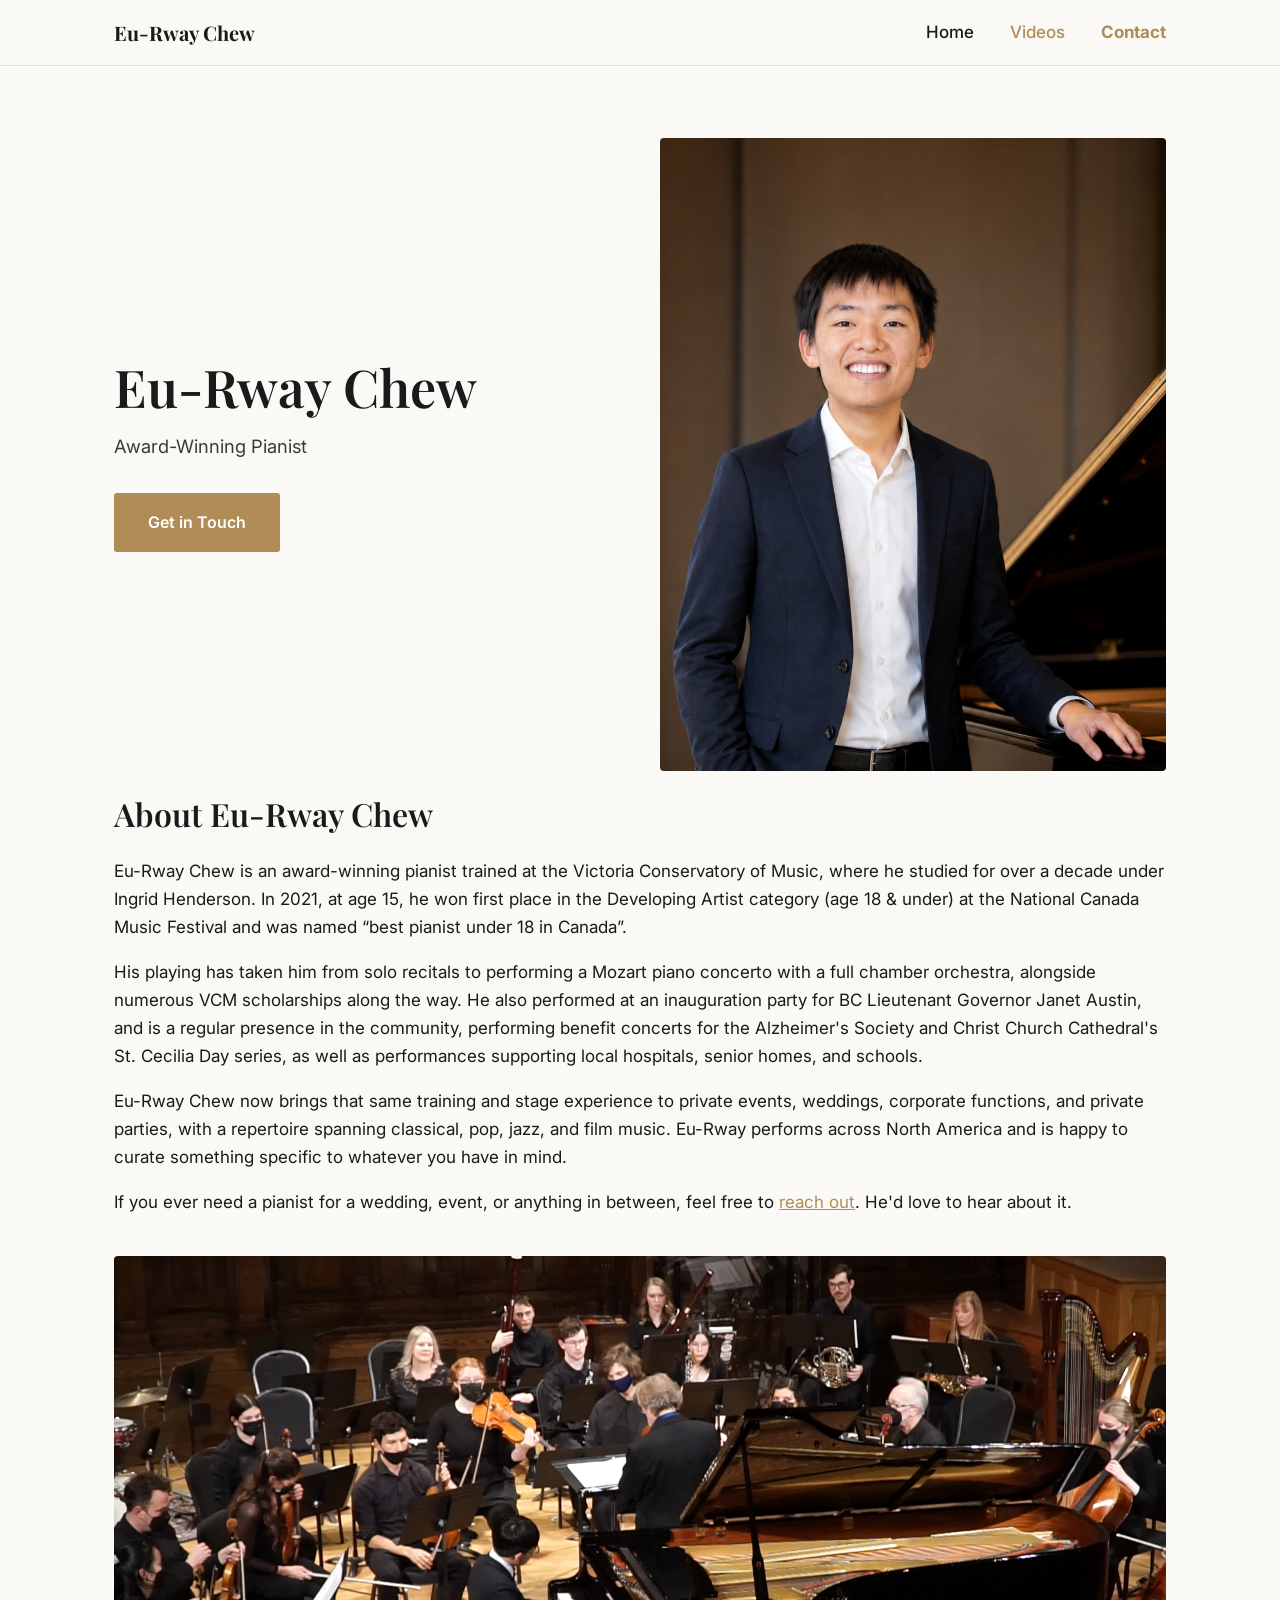
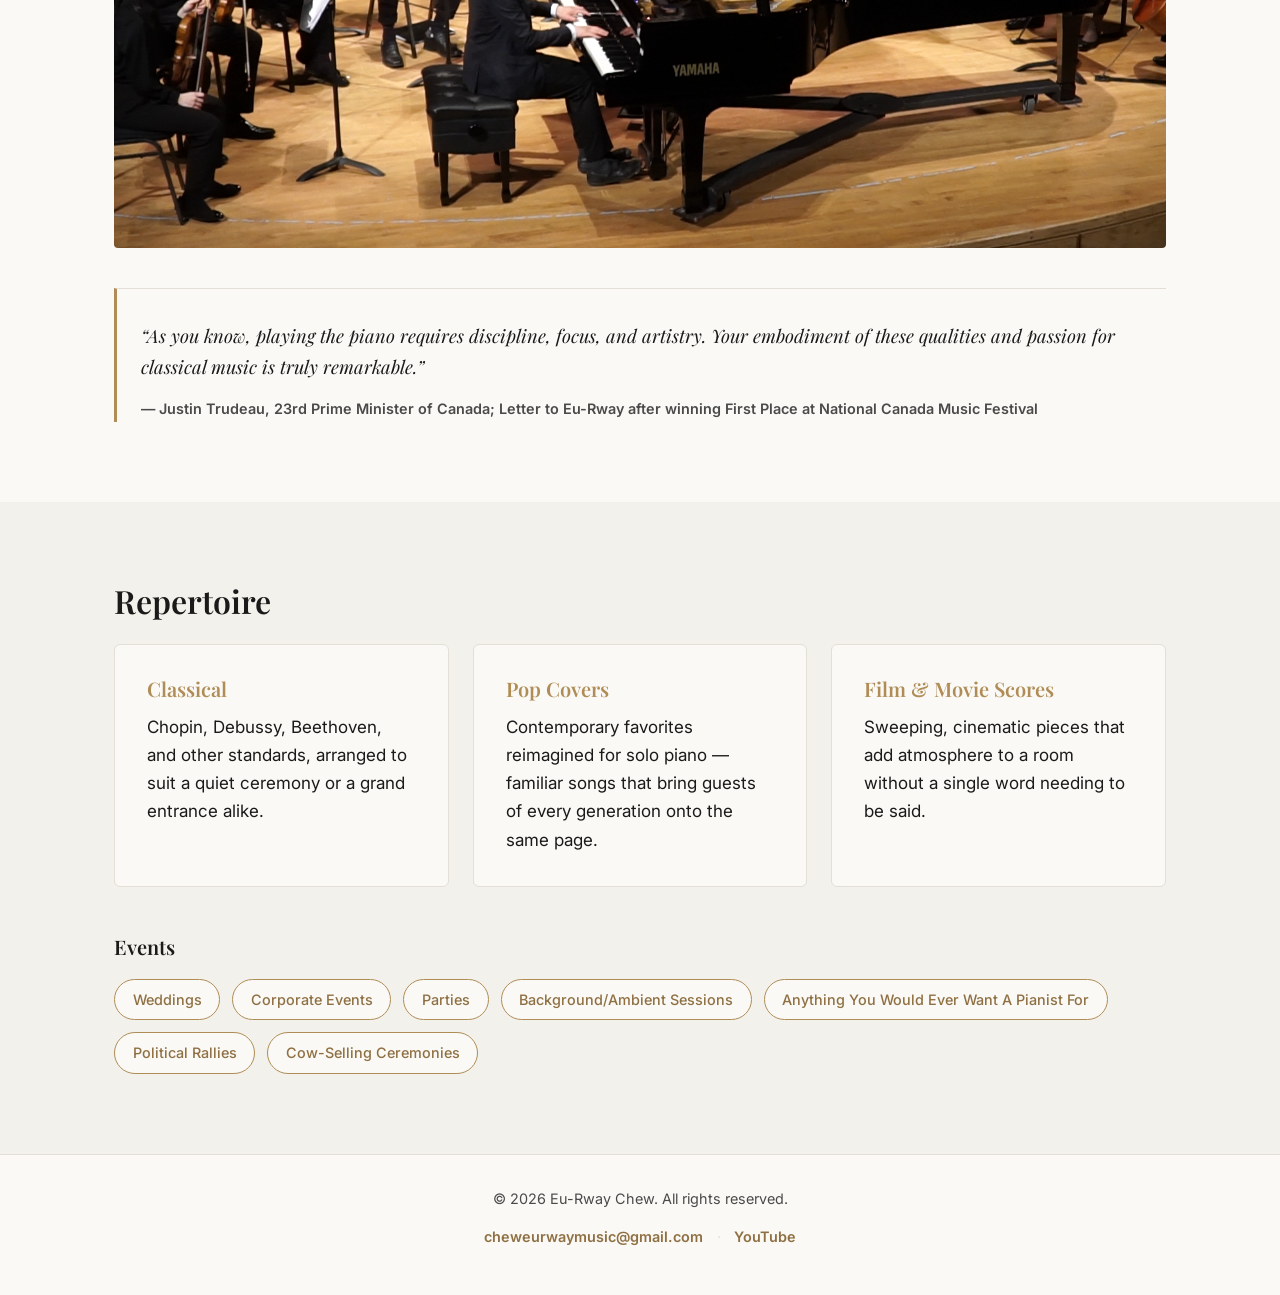
<file: index.html>
<!DOCTYPE html>
<html lang="en">
<head>
<meta charset="UTF-8">
<meta name="viewport" content="width=device-width, initial-scale=1.0">
<title>Eu-Rway Chew | Pianist</title>
<meta name="description" content="Eu-Rway Chew is a pianist for weddings and events, performing classical, pop, and film music.">

<!-- Google Fonts: Playfair Display (headings) + Inter (body) -->
<link rel="preconnect" href="https://fonts.googleapis.com">
<link rel="preconnect" href="https://fonts.gstatic.com" crossorigin>
<link href="https://fonts.googleapis.com/css2?family=Playfair+Display:wght@500;600;700&family=Inter:wght@400;500;600;700&display=swap" rel="stylesheet">

<link rel="stylesheet" href="styles.css">
</head>
<body>

<header class="site-header">
  <div class="nav-container">
    <a href="index.html" class="nav-logo">Eu-Rway Chew</a>

    <button class="nav-toggle" id="nav-toggle" aria-label="Toggle navigation menu" aria-expanded="false" aria-controls="nav-menu">
      <span class="hamburger-line"></span>
      <span class="hamburger-line"></span>
      <span class="hamburger-line"></span>
    </button>

    <nav aria-label="Primary">
      <ul class="nav-menu" id="nav-menu">
        <li><a href="index.html" aria-current="page">Home</a></li>
        <li><a href="media.html">Videos</a></li>
        <li><a href="contact.html" class="nav-cta">Contact</a></li>
      </ul>
    </nav>
  </div>
</header>

<main>

  <!-- ===== HERO SECTION ===== -->
  <section id="hero" class="hero">
    <div class="hero-text">
      <h1>Eu-Rway Chew</h1>
      <p class="tagline">Award-Winning Pianist</p>
      <a href="contact.html" class="btn btn-primary">Get in Touch</a>
    </div>
    <div class="hero-image">
      <img class="hero-photo" src="images/hero-performance.png" alt="Eu-Rway Chew performing piano">
    </div>
  </section>

  <!-- ===== ABOUT / BIO SECTION ===== -->
  <section id="about" class="about">
    <div class="container">
      <h2>About Eu-Rway Chew</h2>
      <p>
        Eu-Rway Chew is an award-winning pianist trained at the Victoria
        Conservatory of Music, where he studied for over a decade under
        Ingrid Henderson. In 2021, at age 15, he won first place in the Developing
        Artist category (age 18 &amp; under) at the National Canada Music
        Festival and was named &ldquo;best pianist under 18 in Canada&rdquo;.
      </p>
      <p>
        His playing has taken him from solo recitals to performing a Mozart piano concerto with a full 
        chamber orchestra, alongside numerous VCM scholarships along the way. He also performed at an  
        inauguration party for BC Lieutenant Governor Janet Austin, and is a regular presence in the 
        community, performing benefit concerts for the Alzheimer's Society and Christ Church Cathedral's 
        St. Cecilia Day series, as well as performances supporting local hospitals, senior homes, and schools.
      </p>
      <p>
        Eu-Rway Chew now brings that same training and stage experience to private events, weddings, corporate functions, 
        and private parties, with a repertoire spanning classical, pop, jazz, and film music. Eu-Rway performs across North America and 
         is happy to curate something specific to whatever you have in mind.
      </p>
      <p>
        If you ever need a pianist for a wedding, event, or anything in
        between, feel free to <a href="contact.html">reach out</a>. He'd
        love to hear about it.
      </p>

      <img class="about-photo" src="images/orchestra-performance.png" alt="Eu-Rway Chew performing a piano concerto with a full chamber orchestra">

      <blockquote class="about-quote">
        <p>&ldquo;As you know, playing the piano requires discipline, focus, and
           artistry. Your embodiment of these qualities and passion
           for classical music is truly remarkable.&rdquo;</p>
        <cite>&mdash; Justin Trudeau, 23rd Prime Minister of Canada; Letter to Eu-Rway after winning First Place at National Canada Music Festival</cite>
      </blockquote>
    </div>
  </section>

  <!-- ===== WHAT I PLAY SECTION ===== -->
  <section id="repertoire" class="repertoire">
    <div class="container">
      <h2>Repertoire</h2>

      <div class="repertoire-grid">
        <div class="repertoire-card">
          <h3>Classical</h3>
          <p>Chopin, Debussy, Beethoven, and other standards, arranged to suit a
             quiet ceremony or a grand entrance alike.</p>
        </div>
        <div class="repertoire-card">
          <h3>Pop Covers</h3>
          <p>Contemporary favorites reimagined for solo piano — familiar songs
             that bring guests of every generation onto the same page.</p>
        </div>
        <div class="repertoire-card">
          <h3>Film &amp; Movie Scores</h3>
          <p>Sweeping, cinematic pieces that add atmosphere to a room without
             a single word needing to be said.</p>
        </div>
      </div>

      <h3 class="events-heading">Events</h3>
      <div class="events-row">
        <span class="event-tag">Weddings</span>
        <span class="event-tag">Corporate Events</span>
        <span class="event-tag">Parties</span>
        <span class="event-tag">Background/Ambient Sessions</span>
        <span class="event-tag">Anything You Would Ever Want A Pianist For</span>
        <span class="event-tag">Political Rallies</span>
        <span class="event-tag">Cow-Selling Ceremonies</span>
      </div>
    </div>
  </section>

  

</main>

<footer class="site-footer">
  <p>&copy; 2026 Eu-Rway Chew. All rights reserved.</p>
  <p class="footer-links">
    <a href="mailto:cheweurwaymusic@gmail.com">cheweurwaymusic@gmail.com</a>
    <span class="footer-links-divider" aria-hidden="true">&middot;</span>
    <a href="https://www.youtube.com/@eu-rwaychew5063" target="_blank" rel="noopener">YouTube</a>
  </p>
</footer>

<script src="script.js"></script>
</body>
</html>
</file>
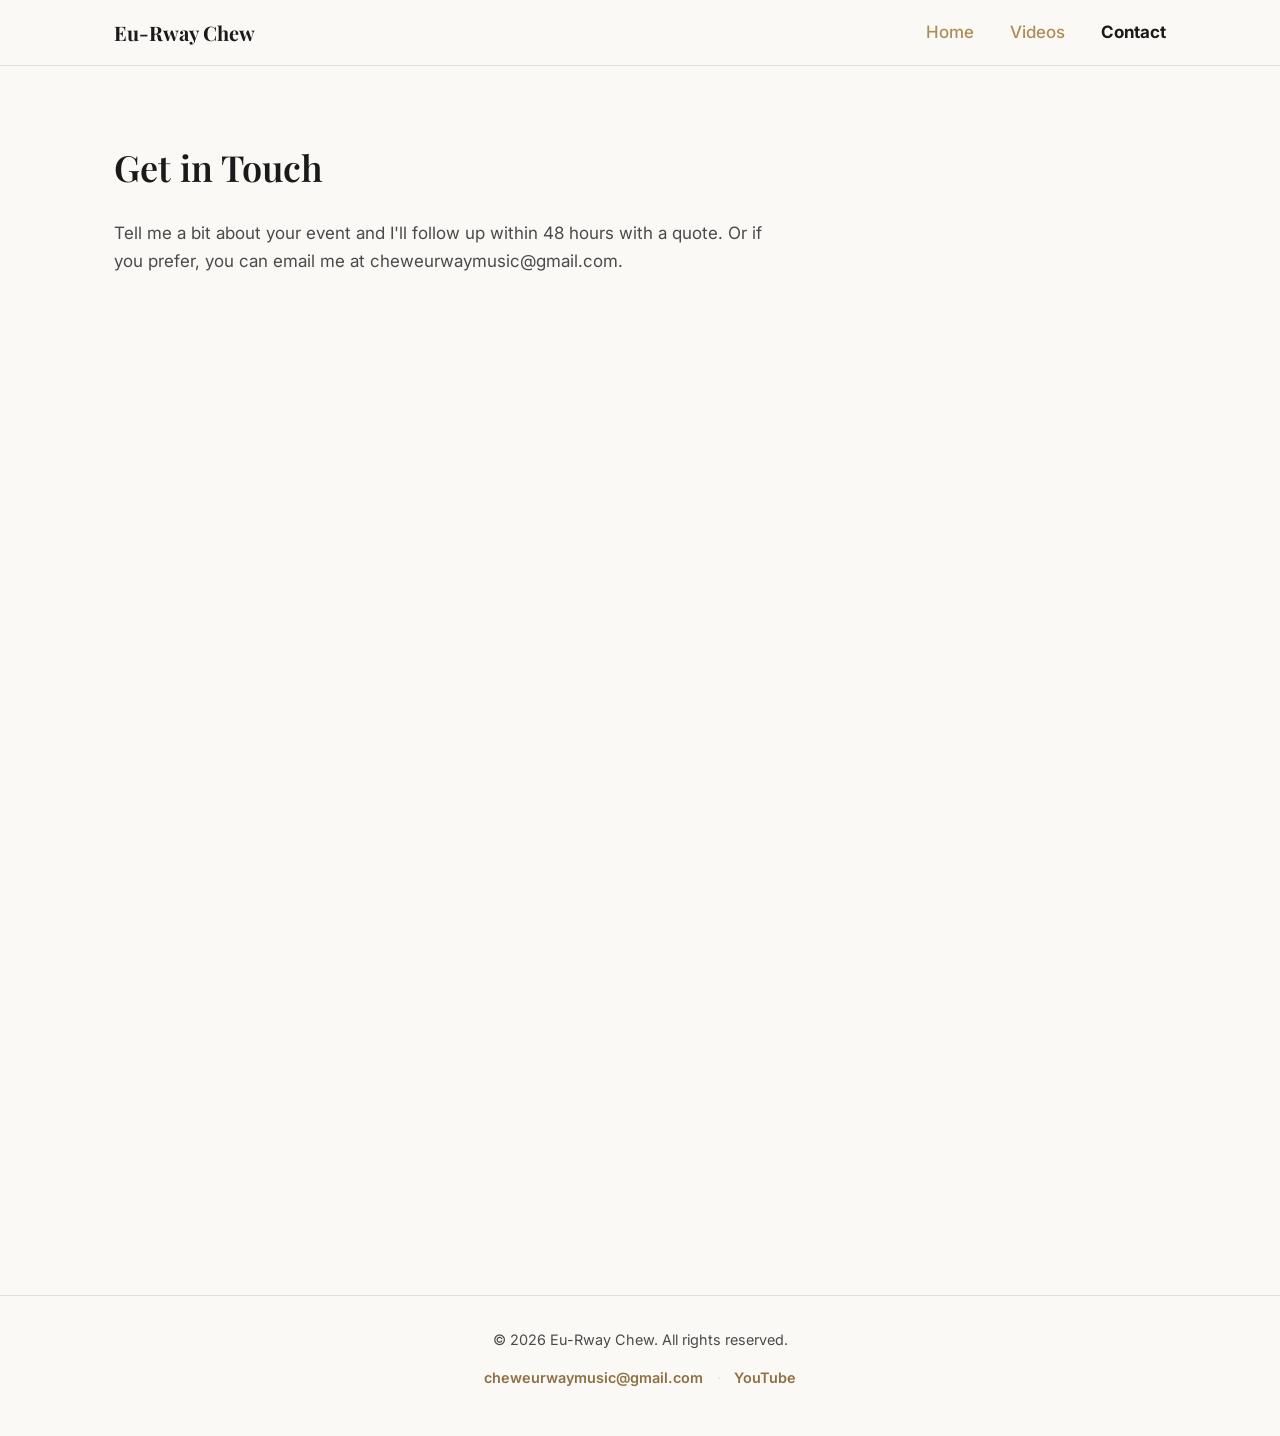
<file: contact.html>
<!DOCTYPE html>
<html lang="en">
<head>
<meta charset="UTF-8">
<meta name="viewport" content="width=device-width, initial-scale=1.0">
<title>Contact | Eu-Rway Chew</title>
<meta name="description" content="Get in touch with Eu-Rway Chew to book piano performances for weddings and events.">

<!-- Google Fonts: Playfair Display (headings) + Inter (body) -->
<link rel="preconnect" href="https://fonts.googleapis.com">
<link rel="preconnect" href="https://fonts.gstatic.com" crossorigin>
<link href="https://fonts.googleapis.com/css2?family=Playfair+Display:wght@500;600;700&family=Inter:wght@400;500;600;700&display=swap" rel="stylesheet">

<link rel="stylesheet" href="styles.css">
</head>
<body>

<header class="site-header">
  <div class="nav-container">
    <a href="index.html" class="nav-logo">Eu-Rway Chew</a>

    <button class="nav-toggle" id="nav-toggle" aria-label="Toggle navigation menu" aria-expanded="false" aria-controls="nav-menu">
      <span class="hamburger-line"></span>
      <span class="hamburger-line"></span>
      <span class="hamburger-line"></span>
    </button>

    <nav aria-label="Primary">
      <ul class="nav-menu" id="nav-menu">
        <li><a href="index.html">Home</a></li>
        <li><a href="media.html">Videos</a></li>
        <li><a href="contact.html" class="nav-cta" aria-current="page">Contact</a></li>
      </ul>
    </nav>
  </div>
</header>

<main>

  <!-- ===== CONTACT / BOOKING SECTION ===== -->
  <section class="contact">
    <div class="container">
      <h1>Get in Touch</h1>
      <p class="section-subtext">Tell me a bit about your event and I'll follow up within 48 hours with a quote. Or if you prefer, you can email me at cheweurwaymusic@gmail.com.</p>

      <div class="contact-form-embed">
        <iframe src="https://docs.google.com/forms/d/e/1FAIpQLSewwBB4kfctcnnxX3XWwnB7w0BAqNA_WbO_xGYrIzWOxUTkQw/viewform?embedded=true" width="576" height="900" frameborder="0" marginheight="0" marginwidth="0">Loading&hellip;</iframe>
      </div>
    </div>
  </section>

</main>

<footer class="site-footer">
  <p>&copy; 2026 Eu-Rway Chew. All rights reserved.</p>
  <p class="footer-links">
    <a href="mailto:cheweurwaymusic@gmail.com">cheweurwaymusic@gmail.com</a>
    <span class="footer-links-divider" aria-hidden="true">&middot;</span>
    <a href="https://www.youtube.com/@eu-rwaychew5063" target="_blank" rel="noopener">YouTube</a>
  </p>
</footer>

<script src="script.js"></script>
</body>
</html>
</file>
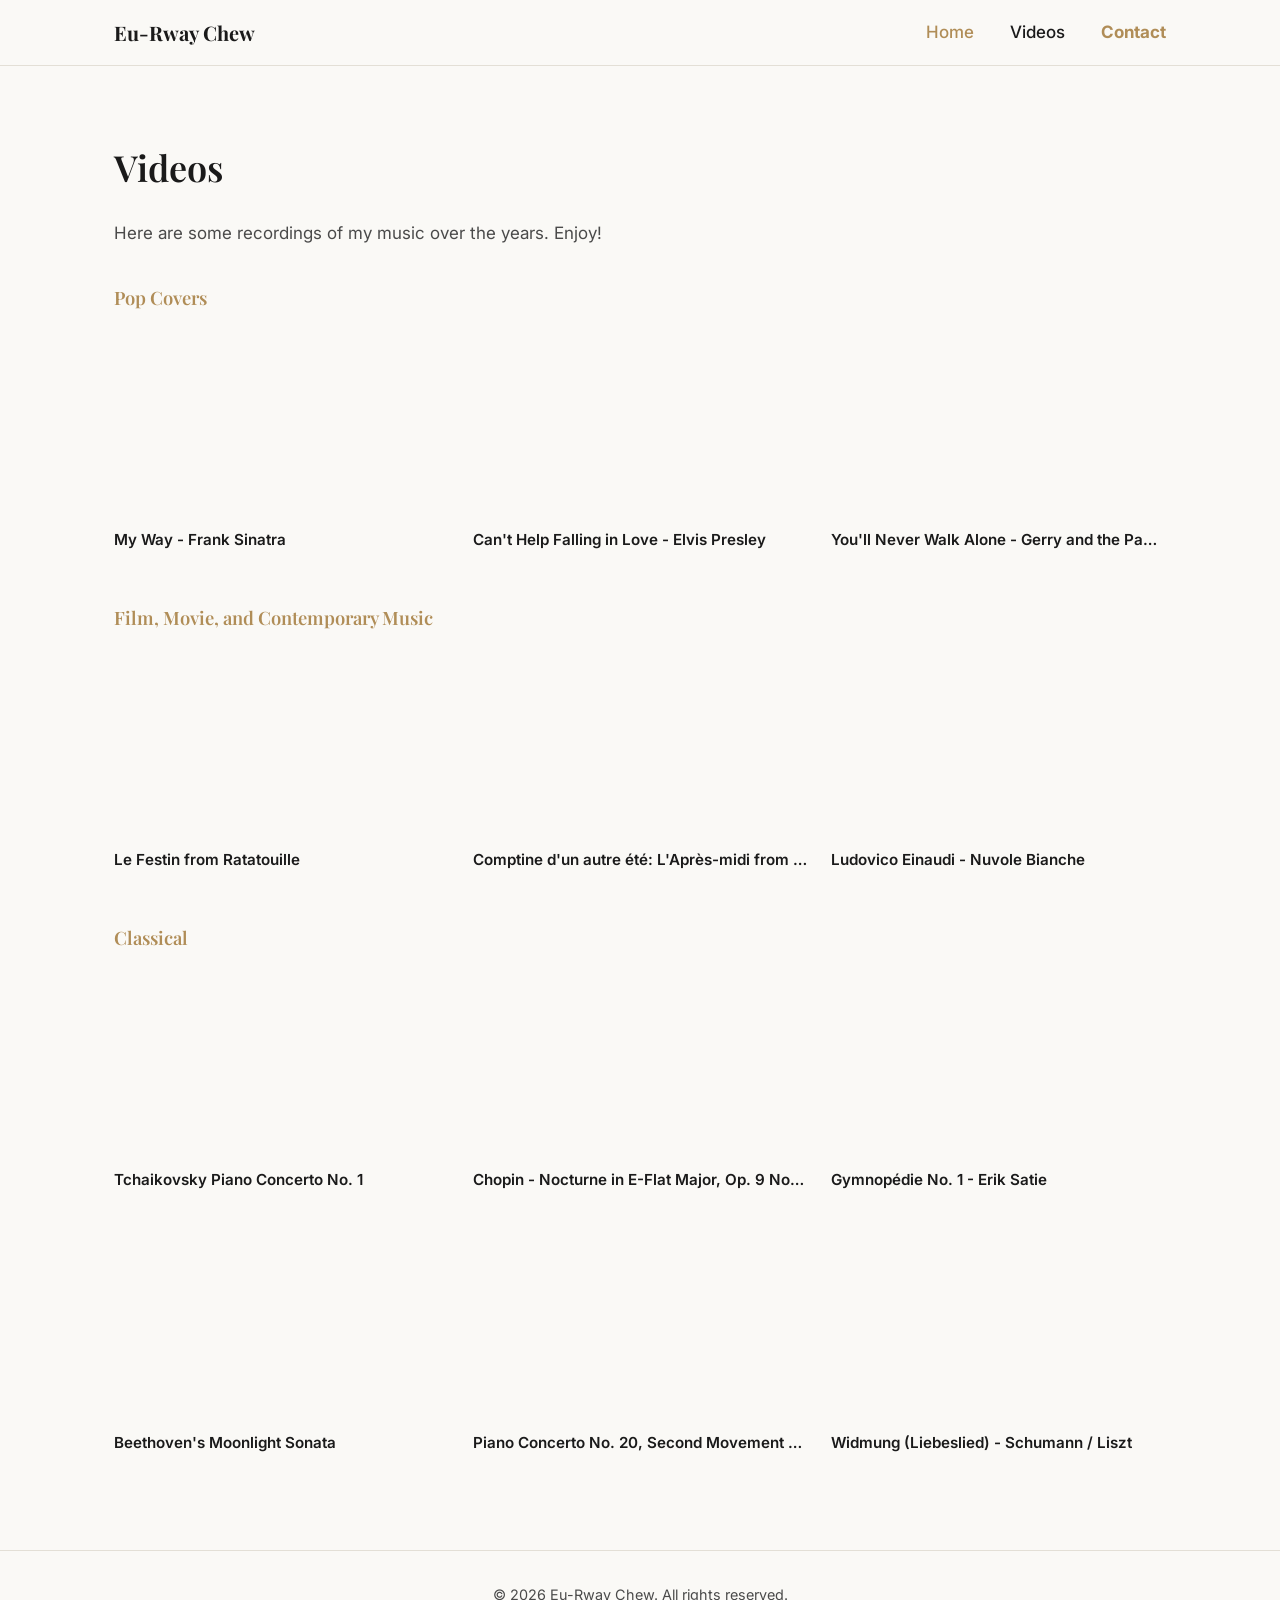
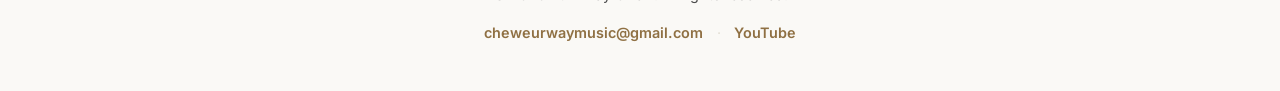
<file: media.html>
<!DOCTYPE html>
<html lang="en">
<head>
<meta charset="UTF-8">
<meta name="viewport" content="width=device-width, initial-scale=1.0">
<title>Videos | Eu-Rway Chew</title>
<meta name="description" content="Photos and videos of Eu-Rway Chew performing piano at weddings and events.">

<!-- Google Fonts: Playfair Display (headings) + Inter (body) -->
<link rel="preconnect" href="https://fonts.googleapis.com">
<link rel="preconnect" href="https://fonts.gstatic.com" crossorigin>
<link href="https://fonts.googleapis.com/css2?family=Playfair+Display:wght@500;600;700&family=Inter:wght@400;500;600;700&display=swap" rel="stylesheet">

<link rel="stylesheet" href="styles.css">
</head>
<body>

<header class="site-header">
  <div class="nav-container">
    <a href="index.html" class="nav-logo">Eu-Rway Chew</a>

    <button class="nav-toggle" id="nav-toggle" aria-label="Toggle navigation menu" aria-expanded="false" aria-controls="nav-menu">
      <span class="hamburger-line"></span>
      <span class="hamburger-line"></span>
      <span class="hamburger-line"></span>
    </button>

    <nav aria-label="Primary">
      <ul class="nav-menu" id="nav-menu">
        <li><a href="index.html">Home</a></li>
        <li><a href="media.html" aria-current="page">Videos</a></li>
        <li><a href="contact.html" class="nav-cta">Contact</a></li>
      </ul>
    </nav>
  </div>
</header>

<main>

  <!-- ===== MEDIA SECTION ===== -->
  <section class="media">
    <div class="container">
      <h1>Videos</h1>
      <p class="section-subtext">Here are some recordings of my music over the years. Enjoy!</p>

      <h3 class="video-category-heading">Pop Covers</h3>
      <div class="video-grid">
        <div class="video-item">
          <div class="video-embed">
            <iframe src="https://www.youtube.com/embed/4g_Cl-D73m8" title="My Way - Frank Sinatra" loading="lazy" allow="accelerometer; autoplay; clipboard-write; encrypted-media; gyroscope; picture-in-picture; web-share" allowfullscreen></iframe>
          </div>
          <p class="video-title" title="My Way - Frank Sinatra">My Way - Frank Sinatra</p>
        </div>
        <div class="video-item">
          <div class="video-embed">
            <iframe src="https://www.youtube.com/embed/kaLEmdFsrtM" title="Can't Help Falling in Love" loading="lazy" allow="accelerometer; autoplay; clipboard-write; encrypted-media; gyroscope; picture-in-picture; web-share" allowfullscreen></iframe>
          </div>
          <p class="video-title" title="Can't Help Falling in Love">Can't Help Falling in Love - Elvis Presley</p>
        </div>
        <div class="video-item">
          <div class="video-embed">
            <iframe src="https://www.youtube.com/embed/M6yD3m3Ccuw" title="You'll Never Walk Alone - Gerry and the Pacemakers" loading="lazy" allow="accelerometer; autoplay; clipboard-write; encrypted-media; gyroscope; picture-in-picture; web-share" allowfullscreen></iframe>
          </div>
          <p class="video-title" title="You'll Never Walk Alone - Gerry and the Pacemakers">You'll Never Walk Alone - Gerry and the Pacemakers</p>
        </div>
      </div>

      <h3 class="video-category-heading">Film, Movie, and Contemporary Music</h3>
      <div class="video-grid">
        <div class="video-item">
          <div class="video-embed">
            <iframe src="https://www.youtube.com/embed/tnLItAVdej0" title="Le Festin from Ratatouille" loading="lazy" allow="accelerometer; autoplay; clipboard-write; encrypted-media; gyroscope; picture-in-picture; web-share" allowfullscreen></iframe>
          </div>
          <p class="video-title" title="Le Festin from Ratatouille">Le Festin from Ratatouille</p>
        </div>
        <div class="video-item">
          <div class="video-embed">
            <iframe src="https://www.youtube.com/embed/In19AdcoU5Q?si=C3VmW2GXWwcX4j3l" title="Comptine d'un autre été: L'Après-midi from Amélie - Yann Tiersen" loading="lazy" allow="accelerometer; autoplay; clipboard-write; encrypted-media; gyroscope; picture-in-picture; web-share" referrerpolicy="strict-origin-when-cross-origin" allowfullscreen></iframe>
          </div>
          <p class="video-title" title="Comptine d'un autre été: L'Après-midi from Amélie - Yann Tiersen">Comptine d'un autre été: L'Après-midi from Amélie - Yann Tiersen</p>
        </div>
        <div class="video-item">
          <div class="video-embed">
            <iframe src="https://www.youtube.com/embed/xQXxouHsN8s" title="Ludovico Einaudi - Nuvole Bianche" loading="lazy" allow="accelerometer; autoplay; clipboard-write; encrypted-media; gyroscope; picture-in-picture; web-share" allowfullscreen></iframe>
          </div>
          <p class="video-title" title="Ludovico Einaudi - Nuvole Bianche">Ludovico Einaudi - Nuvole Bianche</p>
        </div>
      </div>
      <h3 class="video-category-heading">Classical</h3>
      <div class="video-grid">
        <div class="video-item">
          <div class="video-embed">
            <iframe src="https://www.youtube.com/embed/OV2VQTq_uQ8" title="Tchaikovsky Piano Concerto No. 1" loading="lazy" allow="accelerometer; autoplay; clipboard-write; encrypted-media; gyroscope; picture-in-picture; web-share" allowfullscreen></iframe>
          </div>
          <p class="video-title" title="Tchaikovsky Piano Concerto No. 1 (Solo Version)">Tchaikovsky Piano Concerto No. 1</p>
        </div>
        <div class="video-item">
          <div class="video-embed">
            <iframe src="https://www.youtube.com/embed/NOA2gLy999s" title="Chopin - Nocturne in E-Flat Major, Op. 9 No. 2" loading="lazy" allow="accelerometer; autoplay; clipboard-write; encrypted-media; gyroscope; picture-in-picture; web-share" allowfullscreen></iframe>
          </div>
          <p class="video-title" title="Chopin - Nocturne in E-Flat Major, Op. 9 No. 2">Chopin - Nocturne in E-Flat Major, Op. 9 No. 2</p>
        </div>
        <div class="video-item">
          <div class="video-embed">
            <iframe src="https://www.youtube.com/embed/FSnTIhamoBM" title="Gymnopédie No. 1 - Erik Satie" loading="lazy" allow="accelerometer; autoplay; clipboard-write; encrypted-media; gyroscope; picture-in-picture; web-share" allowfullscreen></iframe>
          </div>
          <p class="video-title" title="Gymnopédie No. 1 - Erik Satie">Gymnopédie No. 1 - Erik Satie</p>
        </div>
        <div class="video-item">
          <div class="video-embed">
            <iframe src="https://www.youtube.com/embed/9FlvOkTqdpQ" title="Beethoven's Moonlight Sonata" loading="lazy" allow="accelerometer; autoplay; clipboard-write; encrypted-media; gyroscope; picture-in-picture; web-share" allowfullscreen></iframe>
          </div>
          <p class="video-title" title="Beethoven's Moonlight Sonata">Beethoven's Moonlight Sonata</p>
        </div>
        <div class="video-item">
          <div class="video-embed">
            <iframe src="https://www.youtube.com/embed/NJbnYEuJ1qc" title="Piano Concerto No. 20, Second Movement - Mozart" loading="lazy" allow="accelerometer; autoplay; clipboard-write; encrypted-media; gyroscope; picture-in-picture; web-share" allowfullscreen></iframe>
          </div>
          <p class="video-title" title="Piano Concerto No. 20, Second Movement - Mozart">Piano Concerto No. 20, Second Movement - Mozart</p>
        </div>
        <div class="video-item">
          <div class="video-embed">
            <iframe src="https://www.youtube.com/embed/-rG8KJA5lFk" title="Widmung (Liebeslied) - Schumann / Liszt" loading="lazy" allow="accelerometer; autoplay; clipboard-write; encrypted-media; gyroscope; picture-in-picture; web-share" allowfullscreen></iframe>
          </div>
          <p class="video-title" title="Widmung (Liebeslied) - Schumann / Liszt">Widmung (Liebeslied) - Schumann / Liszt</p>
        </div>
      </div>
    </div>
  </section>

</main>

<footer class="site-footer">
  <p>&copy; 2026 Eu-Rway Chew. All rights reserved.</p>
  <p class="footer-links">
    <a href="mailto:cheweurwaymusic@gmail.com">cheweurwaymusic@gmail.com</a>
    <span class="footer-links-divider" aria-hidden="true">&middot;</span>
    <a href="https://www.youtube.com/@eu-rwaychew5063" target="_blank" rel="noopener">YouTube</a>
  </p>
</footer>

<script src="script.js"></script>
</body>
</html>
</file>
<file: styles.css>
/* =========================================================
   PIANIST PORTFOLIO — STYLESHEET
   Mobile-first. Breakpoints widen at 700px (tablet) and 1000px (desktop).
   ========================================================= */

/* -----------------------------
   1. Variables & Reset
   ----------------------------- */
:root {
  --color-bg: #FAF9F6;
  --color-text: #1A1A1A;
  --color-accent: #B08D57;
  --color-accent-dark: #8f7043;
  --color-border: #E3DFD6;
  --color-placeholder-bg: #E5E5E5;
  --color-placeholder-text: #6B6B6B;

  --font-heading: 'Playfair Display', Georgia, serif;
  --font-body: 'Inter', -apple-system, BlinkMacSystemFont, sans-serif;

  --container-width: 1100px;
  --gutter: 1.5rem;
  --section-spacing: 5rem;
}

* {
  box-sizing: border-box;
}

html {
  scroll-behavior: smooth;
}

body {
  margin: 0;
  background-color: var(--color-bg);
  color: var(--color-text);
  font-family: var(--font-body);
  font-size: 1.0625rem;
  line-height: 1.65;
}

h1, h2, h3 {
  font-family: var(--font-heading);
  font-weight: 600;
  line-height: 1.2;
  margin-top: 0;
}

h2 {
  font-size: 2rem;
  margin-bottom: 1.5rem;
}

h3 {
  font-size: 1.25rem;
}

p {
  margin-top: 0;
}

a {
  color: var(--color-accent);
}

img {
  max-width: 100%;
  display: block;
}

.container {
  width: 100%;
  max-width: var(--container-width);
  margin: 0 auto;
  padding: 0 var(--gutter);
}

/* -----------------------------
   2. Buttons & Shared Elements
   ----------------------------- */
.btn {
  display: inline-block;
  font-family: var(--font-body);
  font-weight: 600;
  font-size: 1rem;
  text-decoration: none;
  padding: 0.9rem 2rem;
  border-radius: 3px;
  border: 2px solid transparent;
  cursor: pointer;
  transition: background-color 0.2s ease, color 0.2s ease, border-color 0.2s ease;
}

.btn-primary {
  background-color: var(--color-accent);
  color: #FFFFFF;
}

.btn-primary:hover,
.btn-primary:focus-visible {
  background-color: var(--color-accent-dark);
}

.section-subtext {
  color: #4A4A4A;
  max-width: 42rem;
  margin-bottom: 2.5rem;
}

/* Generic gray placeholder box for images not yet supplied */
.placeholder-box {
  background-color: var(--color-placeholder-bg);
  color: var(--color-placeholder-text);
  display: flex;
  align-items: center;
  justify-content: center;
  text-align: center;
  font-size: 0.95rem;
  font-weight: 500;
  border: 1px dashed #B8B8B8;
  border-radius: 4px;
  width: 100%;
}

/* -----------------------------
   3. Header & Navigation
   ----------------------------- */
.site-header {
  position: sticky;
  top: 0;
  z-index: 100;
  background-color: var(--color-bg);
  border-bottom: 1px solid var(--color-border);
}

.nav-container {
  max-width: var(--container-width);
  margin: 0 auto;
  padding: 1rem var(--gutter);
  display: flex;
  align-items: center;
  justify-content: space-between;
}

.nav-logo {
  font-family: var(--font-heading);
  font-size: 1.25rem;
  font-weight: 700;
  color: var(--color-text);
  text-decoration: none;
}

/* Hamburger button — mobile only */
.nav-toggle {
  display: flex;
  flex-direction: column;
  justify-content: center;
  align-self: center;
  margin-left: auto;
  gap: 5px;
  width: 32px;
  height: 32px;
  background: none;
  border: none;
  cursor: pointer;
  padding: 0;
  z-index: 110;
}

.hamburger-line {
  display: block;
  width: 100%;
  height: 2px;
  background-color: var(--color-text);
  transition: transform 0.2s ease, opacity 0.2s ease;
}

/* Hamburger animates into an "X" when menu is open */
.nav-toggle[aria-expanded="true"] .hamburger-line:nth-child(1) {
  transform: translateY(7px) rotate(45deg);
}
.nav-toggle[aria-expanded="true"] .hamburger-line:nth-child(2) {
  opacity: 0;
}
.nav-toggle[aria-expanded="true"] .hamburger-line:nth-child(3) {
  transform: translateY(-7px) rotate(-45deg);
}

.nav-menu {
  list-style: none;
  margin: 0;
  padding: 1.5rem var(--gutter);
  position: absolute;
  top: 100%;
  left: 0;
  right: 0;
  background-color: var(--color-bg);
  border-bottom: 1px solid var(--color-border);
  display: flex;
  flex-direction: column;
  gap: 1.25rem;

  /* Hidden by default on mobile */
  opacity: 0;
  visibility: hidden;
  transform: translateY(-8px);
  transition: opacity 0.2s ease, transform 0.2s ease, visibility 0.2s;
}

.nav-menu.is-open {
  opacity: 1;
  visibility: visible;
  transform: translateY(0);
}

.nav-menu a {
  color: var(--color-accent);
  text-decoration: none;
  font-weight: 500;
}

.nav-menu a:hover,
.nav-menu a:focus-visible {
  color: var(--color-accent-dark);
}

.nav-cta {
  font-weight: 700 !important;
}

.nav-menu a[aria-current="page"] {
  color: var(--color-text);
}

/* -----------------------------
   4. Hero Section
   ----------------------------- */
.hero {
  display: flex;
  flex-direction: column;
  gap: 2.5rem;
  max-width: var(--container-width);
  margin: 0 auto;
  padding: 3rem var(--gutter) 0.5rem;
}

.hero-text h1 {
  font-size: 2.5rem;
  margin-bottom: 0.75rem;
}

.hero .tagline {
  font-size: 1.15rem;
  color: #3A3A3A;
  margin-bottom: 2rem;
  max-width: 30rem;
}

.hero-image .placeholder-box--hero {
  aspect-ratio: 4 / 5;
  min-height: 320px;
}

.hero-photo {
  width: 100%;
  aspect-ratio: 4 / 5;
  object-fit: cover;
  border-radius: 4px;
}

/* -----------------------------
   5. About / Bio Section
   ----------------------------- */
.about {
  padding: 0.5rem 0 var(--section-spacing);
}


.about-photo {
  width: 100%;
  aspect-ratio: 16 / 9;
  object-fit: cover;
  object-position: 40% center;
  border-radius: 4px;
  margin-top: 2.5rem;
}

.about-quote {
  margin: 2.5rem 0 0;
  padding: 2rem 0 0 1.5rem;
  border-top: 1px solid var(--color-border);
  border-left: 3px solid var(--color-accent);
}

.about-quote p {
  font-family: var(--font-heading);
  font-size: 1.15rem;
  font-style: italic;
  margin-bottom: 0.75rem;
  max-width: none;
}

.about-quote cite {
  font-style: normal;
  font-weight: 600;
  font-size: 0.9rem;
  color: #4A4A4A;
}

/* -----------------------------
   6. What I Play Section
   ----------------------------- */
.repertoire {
  padding: var(--section-spacing) 0;
  background-color: #F3F1EB;
}

.repertoire-grid {
  display: grid;
  grid-template-columns: 1fr;
  gap: 1.5rem;
  margin-bottom: 3rem;
}

.repertoire-card {
  background-color: var(--color-bg);
  border: 1px solid var(--color-border);
  border-radius: 6px;
  padding: 2rem;
}

.repertoire-card h3 {
  color: var(--color-accent);
  margin-bottom: 0.75rem;
}

.repertoire-card p {
  margin-bottom: 0;
}

.events-heading {
  margin-bottom: 1.25rem;
}

.events-row {
  display: flex;
  flex-wrap: wrap;
  gap: 0.75rem;
}

.event-tag {
  background-color: var(--color-bg);
  border: 1px solid var(--color-accent);
  color: var(--color-accent-dark);
  font-size: 0.9rem;
  font-weight: 500;
  padding: 0.5rem 1.1rem;
  border-radius: 999px;
}

/* -----------------------------
   7. Media Page
   ----------------------------- */
.media {
  padding: var(--section-spacing) 0;
}

.media h1 {
  font-size: 2.25rem;
}

.gallery-heading {
  margin-top: 3rem;
}

.gallery-grid {
  display: grid;
  grid-template-columns: 1fr;
  gap: 1.5rem;
}

.placeholder-box--photo {
  aspect-ratio: 4 / 3;
  min-height: 220px;
}

.gallery-photo {
  width: 100%;
  aspect-ratio: 4 / 3;
  object-fit: cover;
  border-radius: 6px;
}

.video-category-heading {
  margin-top: 2.5rem;
  margin-bottom: 1.25rem;
  font-size: 1.15rem;
  color: var(--color-accent);
}

.video-grid {
  display: grid;
  grid-template-columns: 1fr;
  gap: 1.5rem;
}

.video-item {
  min-width: 0;
}

.video-embed {
  aspect-ratio: 16 / 9;
  border-radius: 6px;
  overflow: hidden;
}

.video-embed iframe {
  width: 100%;
  height: 100%;
  border: 0;
  display: block;
}

.video-title {
  margin-top: 0.6rem;
  font-size: 0.95rem;
  font-weight: 600;
  white-space: nowrap;
  overflow: hidden;
  text-overflow: ellipsis;
}

/* -----------------------------
   8. Testimonials Section
   ----------------------------- */
.testimonials {
  padding: var(--section-spacing) 0;
  background-color: #F3F1EB;
}

.testimonial-grid {
  display: grid;
  grid-template-columns: 1fr;
  gap: 1.5rem;
}

.testimonial-card {
  background-color: var(--color-bg);
  border-left: 3px solid var(--color-accent);
  border-radius: 4px;
  margin: 0;
  padding: 1.75rem;
}

.testimonial-card p {
  font-family: var(--font-heading);
  font-size: 1.1rem;
  font-style: italic;
  margin-bottom: 1rem;
}

.testimonial-card cite {
  font-style: normal;
  font-weight: 600;
  font-size: 0.9rem;
  color: #4A4A4A;
}

/* -----------------------------
   9. Contact / Booking Section
   ----------------------------- */
.contact {
  padding: var(--section-spacing) 0;
}

.contact h1 {
  font-size: 2.25rem;
}

.contact-form {
  display: flex;
  flex-direction: column;
  gap: 1.25rem;
  max-width: 36rem;
}

.form-row {
  display: grid;
  grid-template-columns: 1fr;
  gap: 1.25rem;
}

.form-group {
  display: flex;
  flex-direction: column;
  gap: 0.4rem;
}

.form-group label {
  font-weight: 600;
  font-size: 0.95rem;
}

.form-group input,
.form-group select,
.form-group textarea {
  font-family: var(--font-body);
  font-size: 1rem;
  padding: 0.7rem 0.85rem;
  border: 1px solid #C9C4B7;
  border-radius: 4px;
  background-color: #FFFFFF;
  color: var(--color-text);
}

.form-group input:focus,
.form-group select:focus,
.form-group textarea:focus {
  outline: 2px solid var(--color-accent);
  outline-offset: 1px;
}

.contact-form .btn {
  align-self: flex-start;
  margin-top: 0.5rem;
}

.contact-form-embed {
  max-width: 576px;
}

.contact-form-embed iframe {
  width: 100%;
  max-width: 576px;
  border: none;
  display: block;
}

.response-note {
  margin-top: 1.5rem;
  color: #4A4A4A;
  font-size: 0.95rem;
}

.social-row {
  display: flex;
  gap: 1rem;
  margin-top: 2rem;
}

.social-icon {
  display: flex;
  align-items: center;
  justify-content: center;
  width: 42px;
  height: 42px;
  border-radius: 50%;
  border: 1px solid var(--color-accent);
  color: var(--color-accent-dark);
  font-size: 0.8rem;
  font-weight: 700;
  text-decoration: none;
  transition: background-color 0.2s ease, color 0.2s ease;
}

.social-icon:hover,
.social-icon:focus-visible {
  background-color: var(--color-accent);
  color: #FFFFFF;
}

/* -----------------------------
   10. Footer
   ----------------------------- */
.site-footer {
  padding: 2rem var(--gutter);
  text-align: center;
  border-top: 1px solid var(--color-border);
  color: #4A4A4A;
  font-size: 0.9rem;
}

.footer-links {
  margin-top: 0.5rem;
}

.footer-links a {
  color: var(--color-accent-dark);
  text-decoration: none;
  font-weight: 600;
}

.footer-links a:hover,
.footer-links a:focus-visible {
  text-decoration: underline;
}

.footer-links .footer-links-divider {
  margin: 0 0.6rem;
  color: var(--color-border);
}

/* =========================================================
   TABLET — 700px and up
   ========================================================= */
@media (min-width: 700px) {
  .repertoire-grid {
    grid-template-columns: repeat(3, 1fr);
  }

  .gallery-grid {
    grid-template-columns: repeat(2, 1fr);
  }

  .video-grid {
    grid-template-columns: repeat(2, 1fr);
  }

  .form-row {
    grid-template-columns: 1fr 1fr;
  }

  .testimonial-grid {
    grid-template-columns: repeat(2, 1fr);
  }
}

/* =========================================================
   DESKTOP — 1000px and up
   ========================================================= */
@media (min-width: 1000px) {
  /* Switch nav to a horizontal inline menu, hide the hamburger */
  .nav-toggle {
    display: none;
  }

  .nav-menu {
    position: static;
    flex-direction: row;
    align-items: center;
    gap: 2.25rem;
    padding: 0;
    border-bottom: none;
    opacity: 1;
    visibility: visible;
    transform: none;
    background-color: transparent;
  }

  .hero {
    flex-direction: row;
    align-items: center;
    padding-top: 4.5rem;
    padding-bottom: 1rem;
  }

  .hero-text {
    flex: 1;
  }

  .hero-image {
    flex: 1;
  }

  .hero-text h1 {
    font-size: 3.25rem;
  }

  .gallery-grid {
    grid-template-columns: repeat(3, 1fr);
  }

  .video-grid {
    grid-template-columns: repeat(3, 1fr);
  }

  .testimonial-grid {
    grid-template-columns: repeat(3, 1fr);
  }
}
</file>
